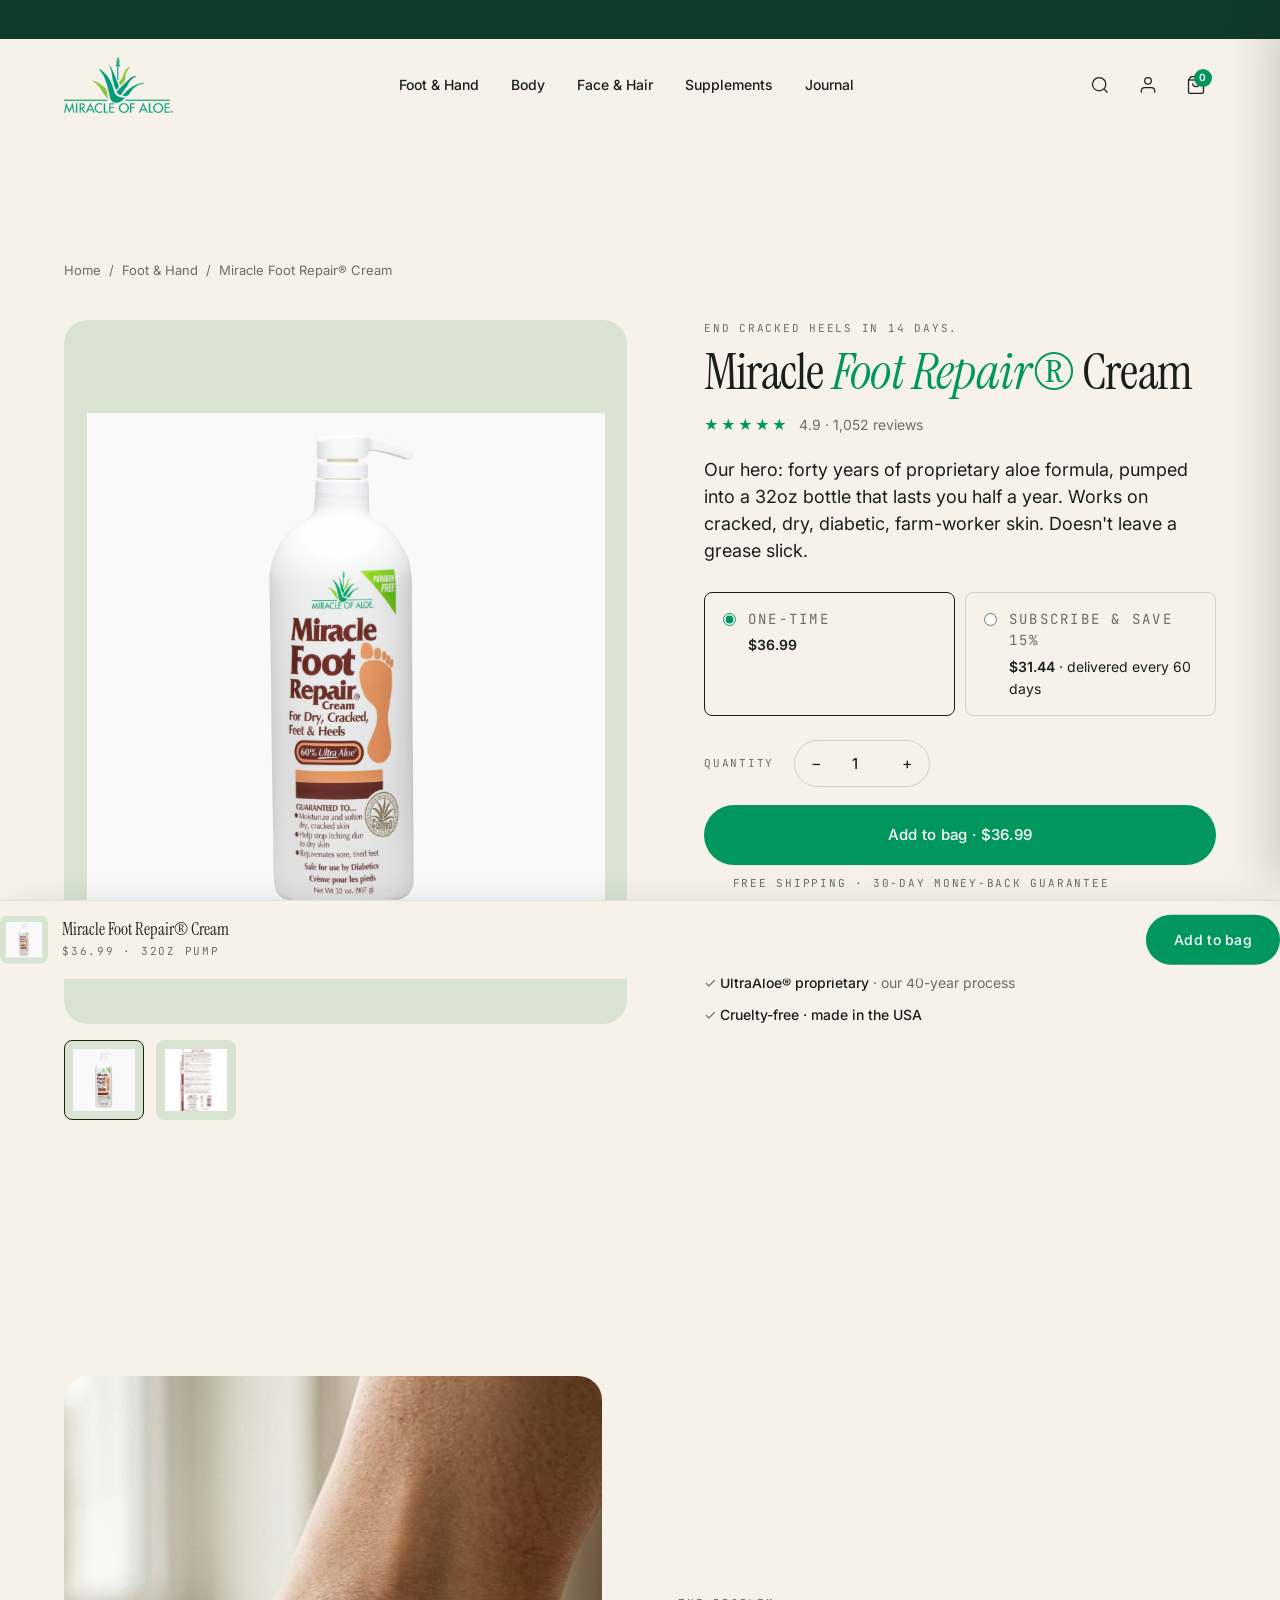
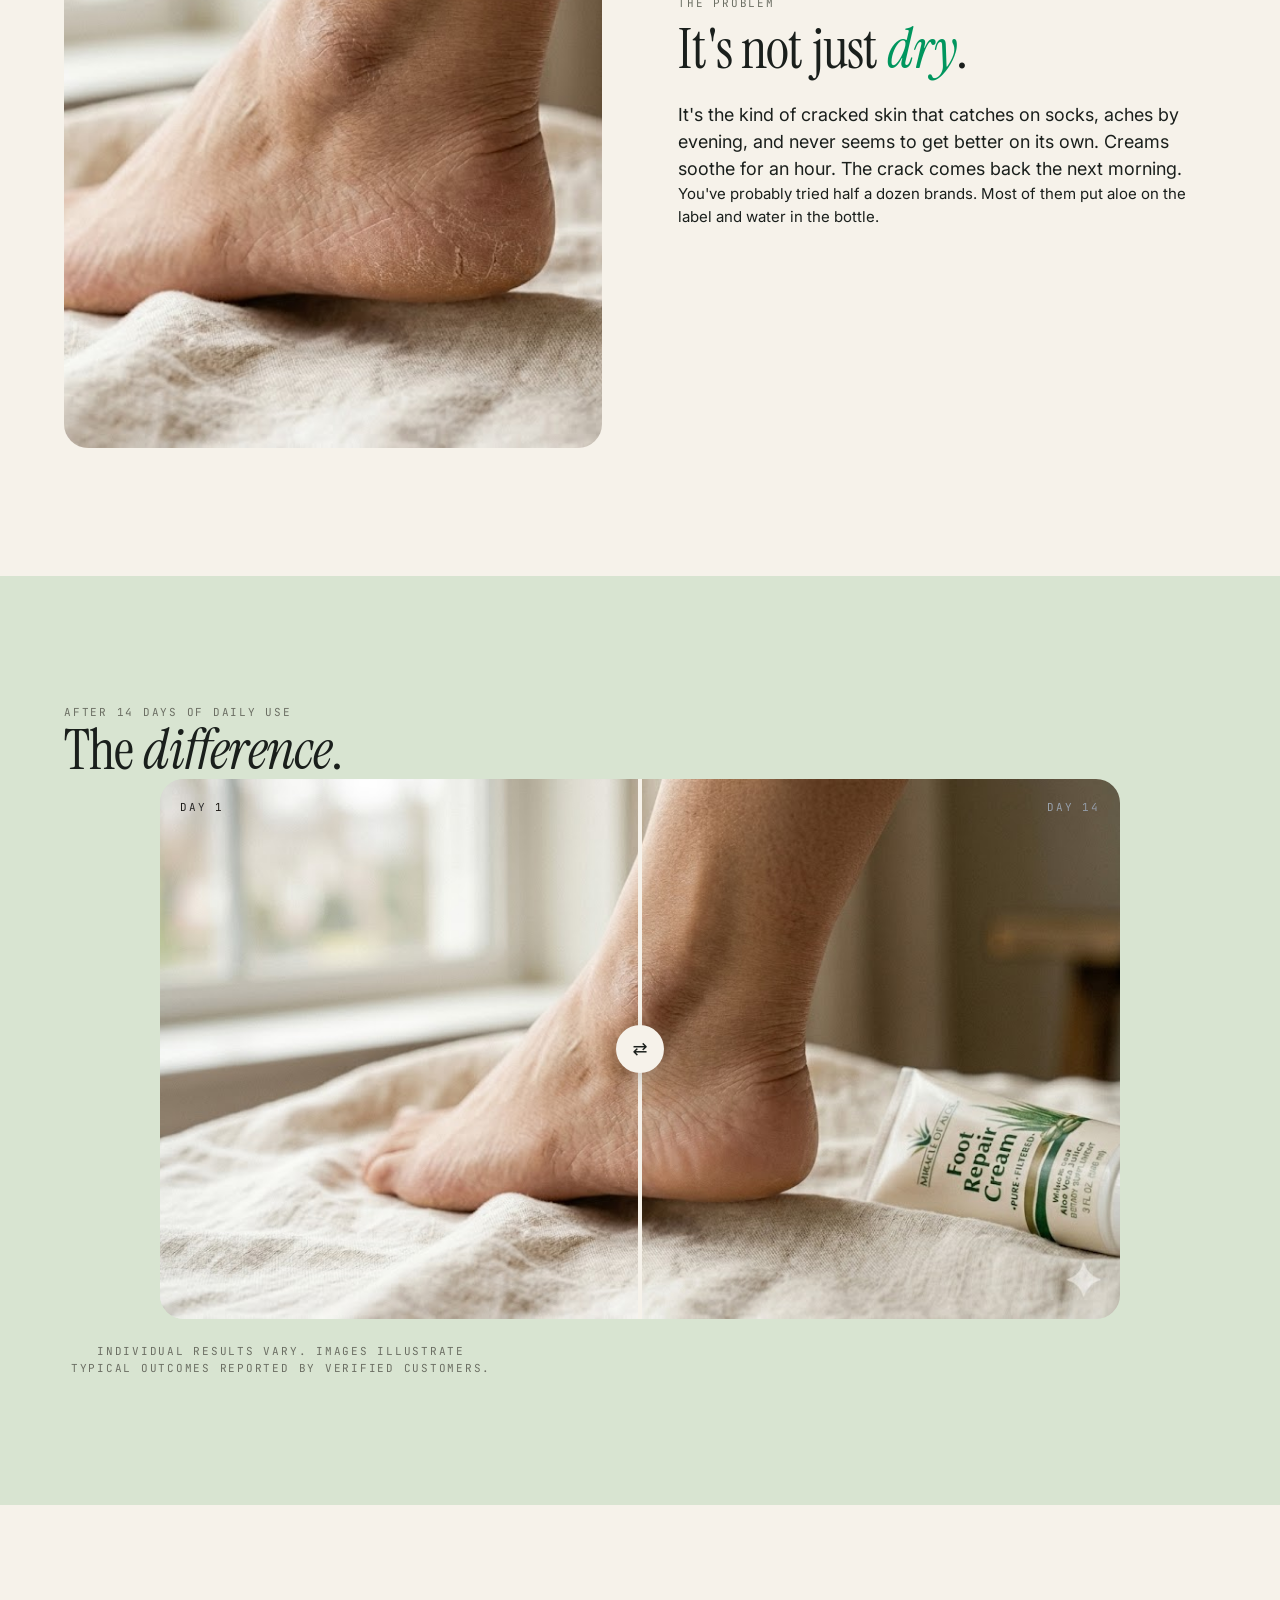
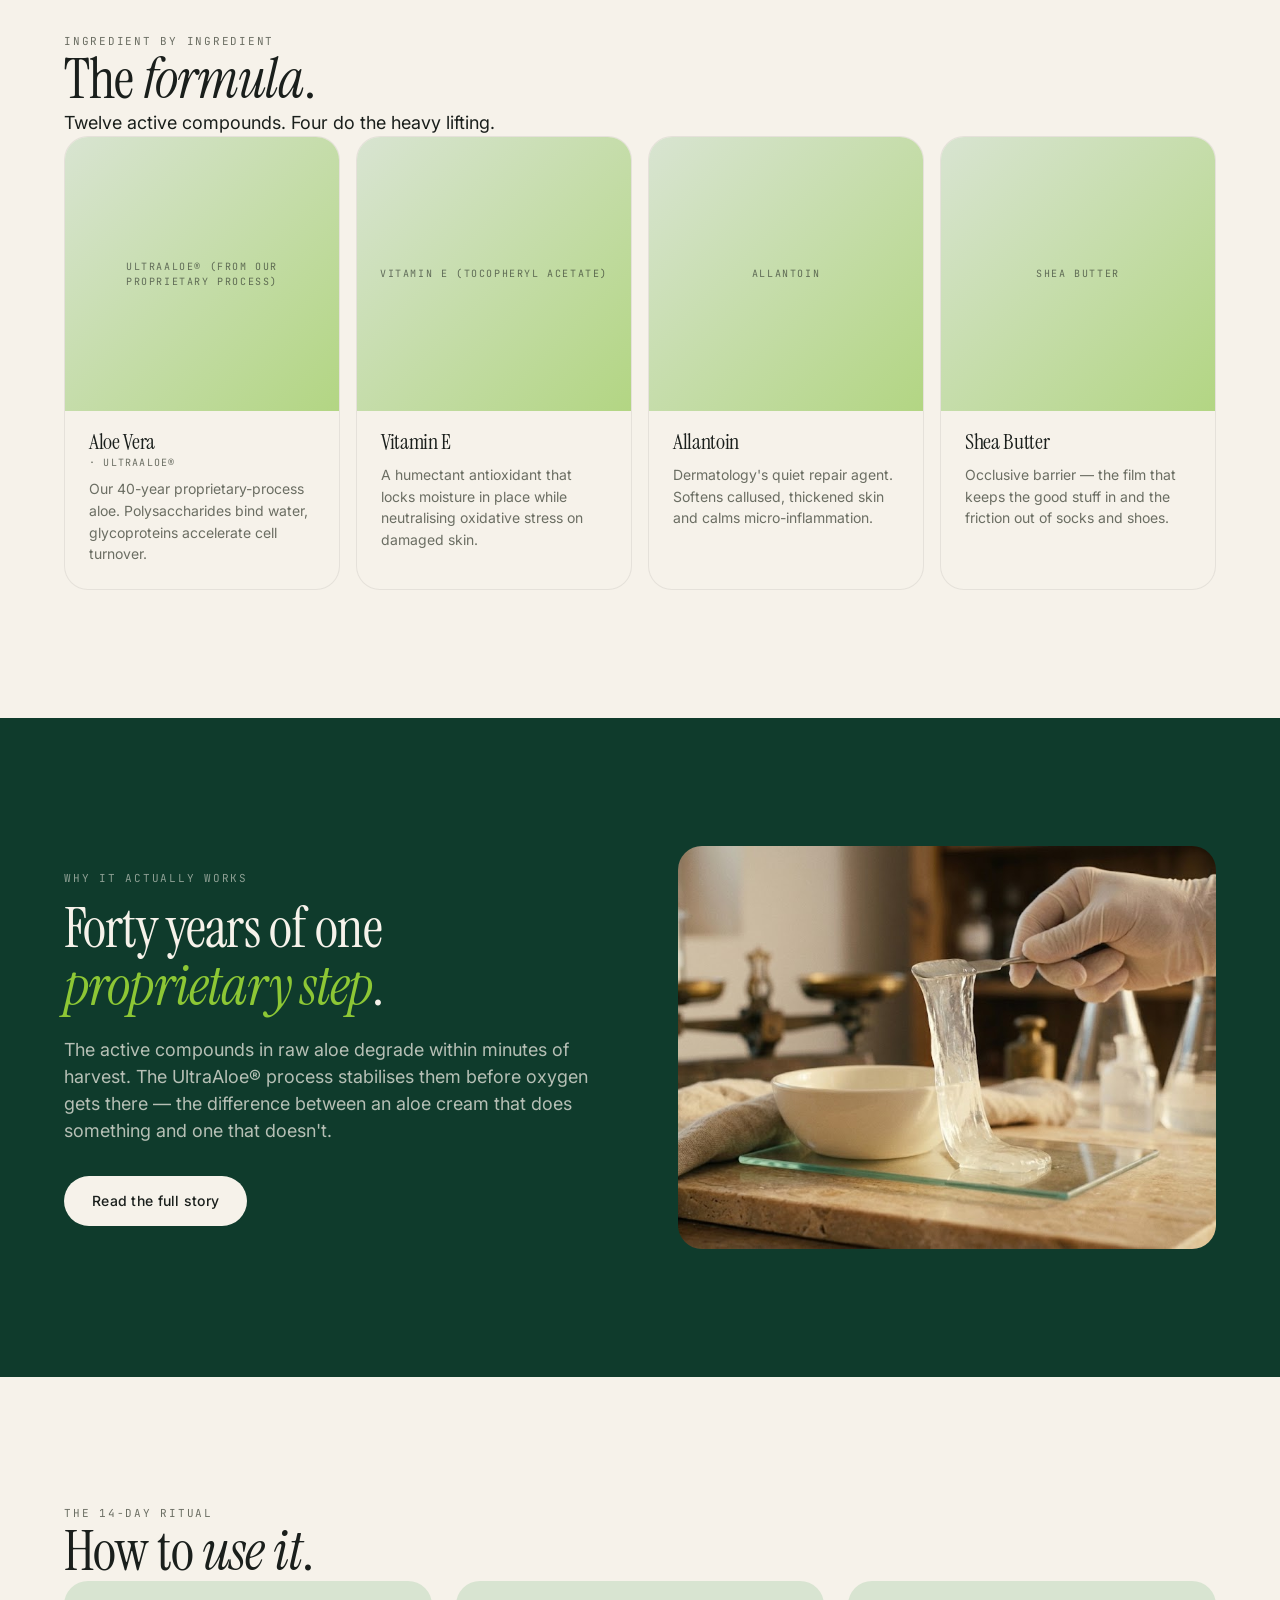
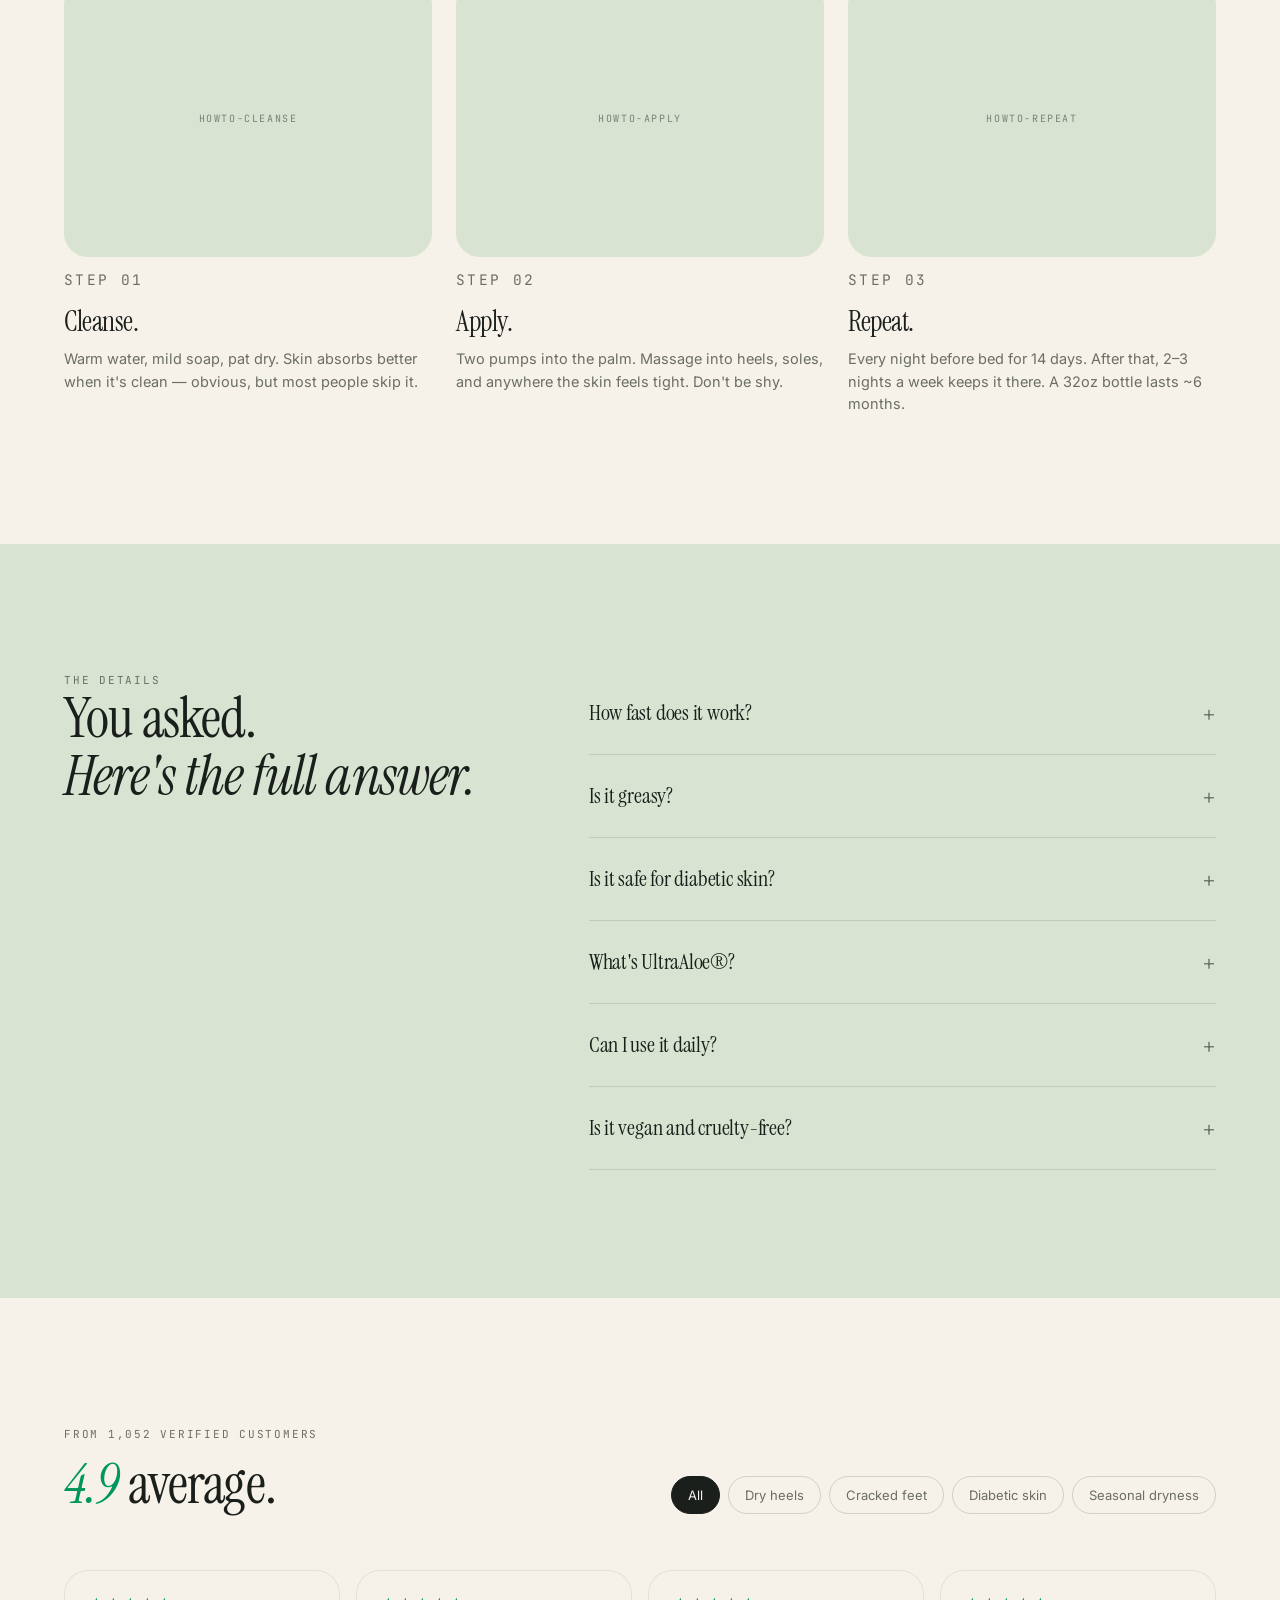
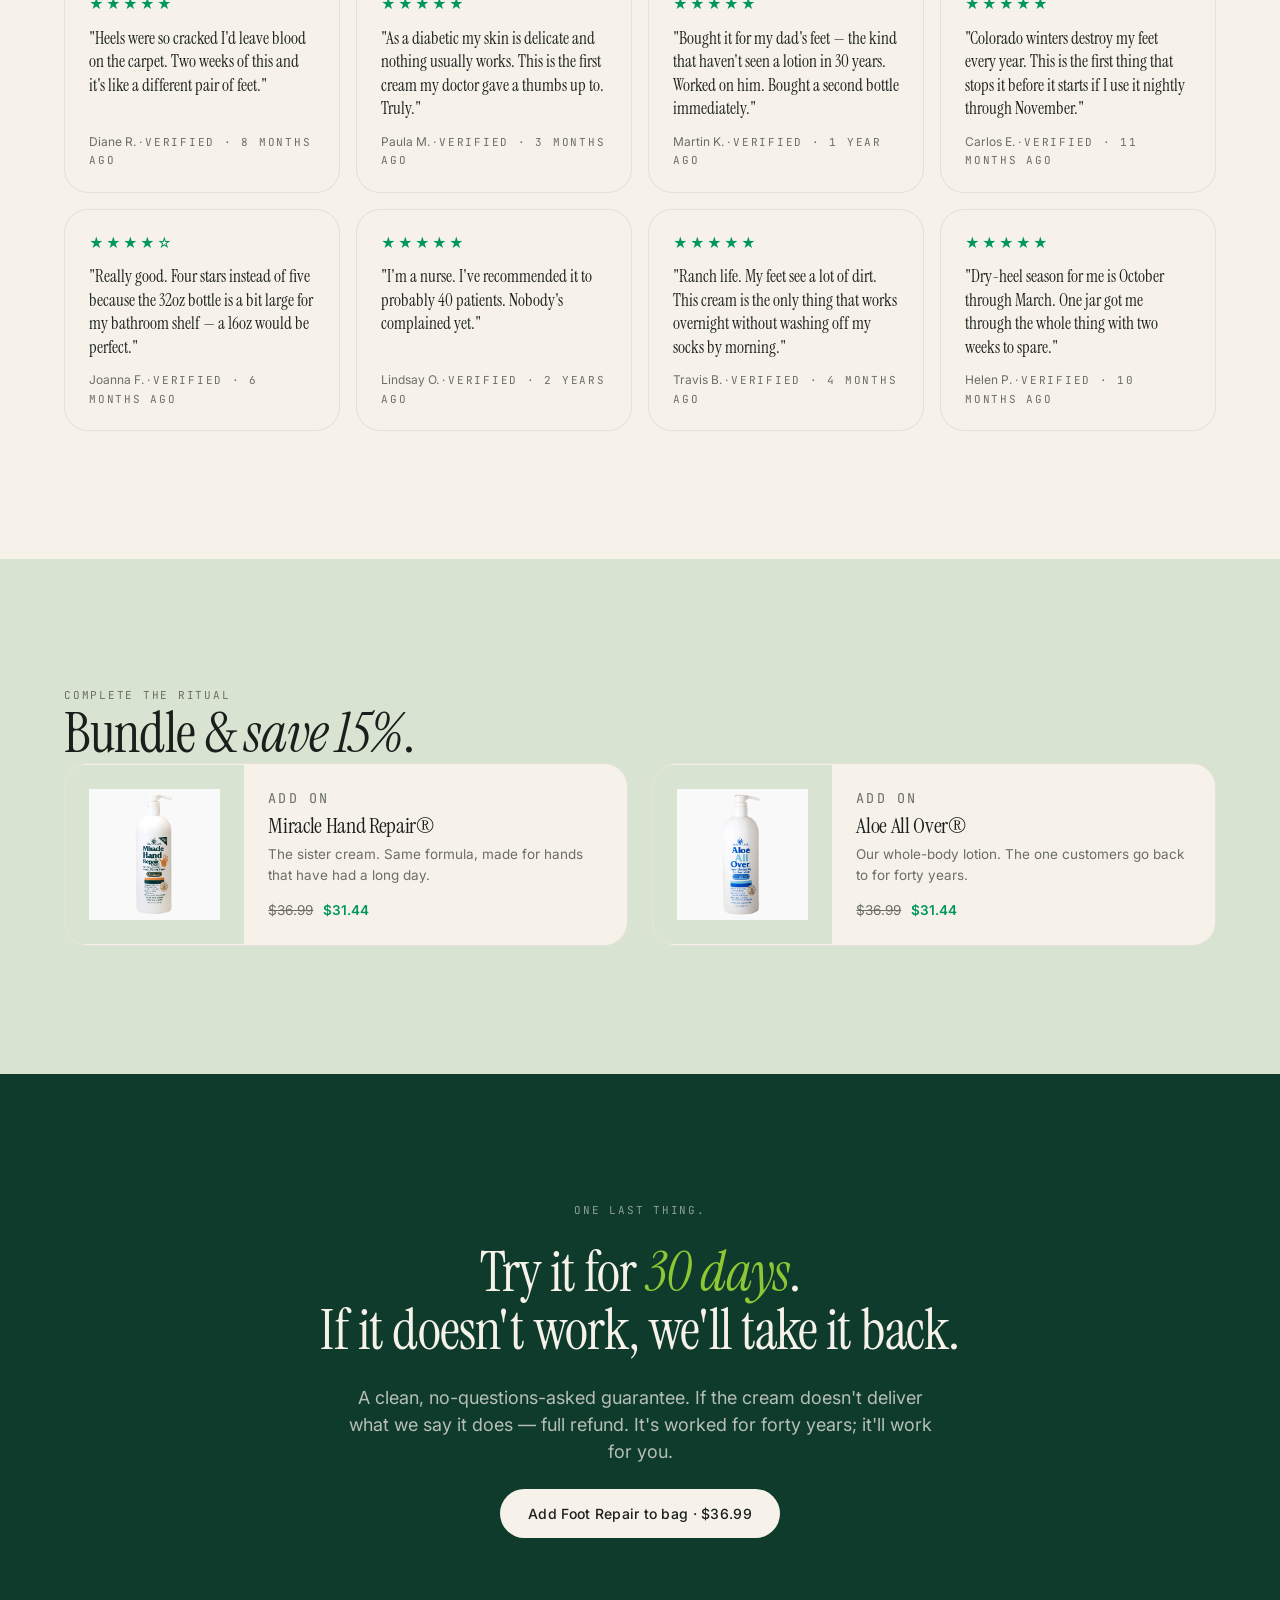
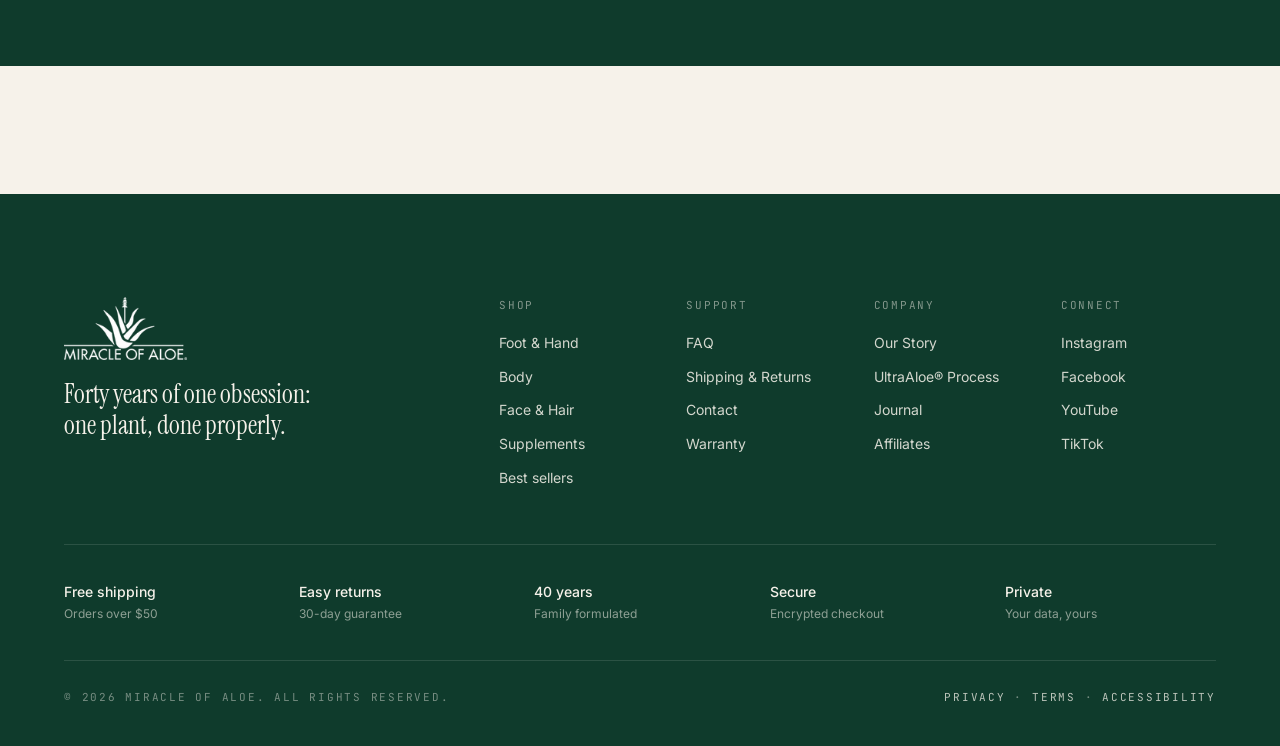
<file: products/miracle-foot-repair-cream.html>
<!doctype html>
<html lang="en">
<head>
  <meta charset="utf-8">
  <meta name="viewport" content="width=device-width, initial-scale=1">
  <title>Miracle Foot Repair® Cream · Miracle of Aloe</title>
  <link rel="icon" href="../assets/brand/favicon.png">
  <link rel="preconnect" href="https://fonts.googleapis.com">
  <link rel="preconnect" href="https://fonts.gstatic.com" crossorigin>
  <link rel="stylesheet" href="https://fonts.googleapis.com/css2?family=Inter:wght@300;400;500;600;700&family=Instrument+Serif:ital@0;1&family=JetBrains+Mono:wght@400;500&display=swap">
  <link rel="stylesheet" href="../css/tokens.css">
  <link rel="stylesheet" href="../css/base.css">
  <link rel="stylesheet" href="../css/components.css">
  <link rel="stylesheet" href="../css/product.css">
</head>
<body>
<div class="announcement" aria-label="Store announcements">
  <div class="announcement__marquee">
    <div class="announcement__track" aria-hidden="true">
      <span>Free shipping on orders over $50</span><span>·</span>
      <span>4.9★ from 1,052 reviews</span><span>·</span>
      <span>Trusted for 40 years</span><span>·</span>
      <span>Subscribe & save 15%</span><span>·</span>
      <span>Free shipping on orders over $50</span><span>·</span>
      <span>4.9★ from 1,052 reviews</span><span>·</span>
      <span>Trusted for 40 years</span><span>·</span>
      <span>Subscribe & save 15%</span><span>·</span>
    </div>
  </div>
</div>

<header class="nav" id="nav">
  <div class="nav__inner container">
    <a class="nav__logo" href="../" aria-label="Miracle of Aloe home">
      <img src="../assets/brand/logo.png" alt="Miracle of Aloe" width="280" height="56">
    </a>
    <nav class="nav__links" aria-label="Primary">
      <a href="../#pillars">Foot & Hand</a>
      <a href="../#pillars">Body</a>
      <a href="../#pillars">Face & Hair</a>
      <a href="../#pillars">Supplements</a>
      <a href="../#journal">Journal</a>
    </nav>
    <div class="nav__actions">
      <button class="nav__icon" aria-label="Search"><svg width="20" height="20" viewBox="0 0 24 24" fill="none" stroke="currentColor" stroke-width="1.5"><circle cx="11" cy="11" r="8"/><path d="m21 21-4.35-4.35"/></svg></button>
      <button class="nav__icon" aria-label="Account"><svg width="20" height="20" viewBox="0 0 24 24" fill="none" stroke="currentColor" stroke-width="1.5"><path d="M20 21v-2a4 4 0 0 0-4-4H8a4 4 0 0 0-4 4v2"/><circle cx="12" cy="7" r="4"/></svg></button>
      <button class="nav__icon nav__cart" id="cartBtn" aria-label="Cart, 0 items">
        <svg width="20" height="20" viewBox="0 0 24 24" fill="none" stroke="currentColor" stroke-width="1.5"><path d="M6 2 3 6v14a2 2 0 0 0 2 2h14a2 2 0 0 0 2-2V6l-3-4Z"/><path d="M3 6h18"/><path d="M16 10a4 4 0 0 1-8 0"/></svg>
        <span class="nav__cart-count">0</span>
      </button>
    </div>
  </div>
</header>

<main id="main">

<section class="pdp-hero section">
  <div class="container">
    <nav class="breadcrumb" aria-label="Breadcrumb">
      <a href="../">Home</a>
      <span aria-hidden="true">/</span>
      <a href="../#pillars">Foot & Hand</a>
      <span aria-hidden="true">/</span>
      <span>Miracle Foot Repair® Cream</span>
    </nav>

    <div class="pdp-hero__grid">
      <div class="pdp-gallery">
        <div class="pdp-gallery__main">
          <img src="../assets/products/foot-repair-front.png" alt="Miracle Foot Repair Cream 32oz with pump dispenser" id="galleryMain" width="800" height="1000">
        </div>
        <div class="pdp-gallery__thumbs" role="tablist">
          <button class="pdp-gallery__thumb is-active" data-src="../assets/products/foot-repair-front.png" aria-label="Front of product">
            <img src="../assets/products/foot-repair-front.png" alt="">
          </button>
          <button class="pdp-gallery__thumb" data-src="../assets/products/foot-repair-back.jpg" aria-label="Back of product">
            <img src="../assets/products/foot-repair-back.jpg" alt="">
          </button>
        </div>
      </div>

      <div class="pdp-buybox">
        <p class="mono">End cracked heels in 14 days.</p>
        <h1>Miracle <em>Foot Repair®</em> Cream</h1>
        <div class="pdp-buybox__rating">
          <span class="stars" aria-hidden="true">★★★★★</span>
          <span>4.9 · 1,052 reviews</span>
        </div>
        <p class="lede">Our hero: forty years of proprietary aloe formula, pumped into a 32oz bottle that lasts you half a year. Works on cracked, dry, diabetic, farm-worker skin. Doesn't leave a grease slick.</p>

        <div class="pdp-buybox__plan" role="radiogroup" aria-label="Purchase plan">
          <label class="pdp-buybox__plan-opt">
            <input type="radio" name="plan" value="onetime" checked>
            <div>
              <p class="mono">One-time</p>
              <p><strong>$36.99</strong></p>
            </div>
          </label>
          <label class="pdp-buybox__plan-opt">
            <input type="radio" name="plan" value="sub">
            <div>
              <p class="mono">Subscribe & save 15%</p>
              <p><strong>$31.44</strong> · delivered every 60 days</p>
            </div>
          </label>
        </div>

        <div class="pdp-buybox__qty">
          <label class="mono" for="qtyInput">Quantity</label>
          <div class="qty-stepper">
            <button type="button" data-qty="-" aria-label="Decrease quantity">−</button>
            <input id="qtyInput" type="number" min="1" value="1" aria-label="Quantity">
            <button type="button" data-qty="+" aria-label="Increase quantity">+</button>
          </div>
        </div>

        <button class="btn btn--primary pdp-buybox__atc" id="addToBag">Add to bag · $36.99</button>
        <p class="pdp-buybox__note mono">Free shipping · 30-day money-back guarantee</p>

        <ul class="pdp-buybox__bullets">
          <li>✓ <strong>Dermatologist-reviewed</strong> · safe for diabetic skin</li>
          <li>✓ <strong>UltraAloe® proprietary</strong> · our 40-year process</li>
          <li>✓ <strong>Cruelty-free · made in the USA</strong></li>
        </ul>
      </div>
    </div>
  </div>
</section>

<!-- Sticky mini-ATC (appears on scroll past hero) -->
<div class="pdp-sticky" id="pdpSticky" aria-hidden="true">
  <div class="container pdp-sticky__inner">
    <div class="pdp-sticky__info">
      <img src="../assets/products/foot-repair-front.png" alt="" width="48" height="48">
      <div>
        <p class="pdp-sticky__name">Miracle Foot Repair® Cream</p>
        <p class="pdp-sticky__price mono">$36.99 · 32oz pump</p>
      </div>
    </div>
    <button class="btn btn--primary" id="stickyAtc">Add to bag</button>
  </div>
</div>

<!-- Module 2: The problem -->
<section class="pdp-problem section">
  <div class="container pdp-problem__grid">
    <div class="pdp-problem__media" role="img" aria-label="Dry cracked heel on day one"></div>
    <div class="pdp-problem__copy">
      <p class="mono">The problem</p>
      <h2>It's not just <em>dry</em>.</h2>
      <p class="lede">It's the kind of cracked skin that catches on socks, aches by evening, and never seems to get better on its own. Creams soothe for an hour. The crack comes back the next morning.</p>
      <p>You've probably tried half a dozen brands. Most of them put aloe on the label and water in the bottle.</p>
    </div>
  </div>
</section>

<!-- Module 3: Before / After -->
<section class="pdp-ba section section--mist">
  <div class="container">
    <header class="section-header">
      <p class="mono">After 14 days of daily use</p>
      <h2>The <em>difference</em>.</h2>
    </header>
    <div class="ba-slider" id="baSlider">
      <img src="../assets/stills/after-heel.jpg" alt="Healed heel on day 14" class="ba-slider__after">
      <img src="../assets/stills/before-heel.jpg" alt="Dry cracked heel on day 1" class="ba-slider__before">
      <div class="ba-slider__handle" id="baHandle" aria-hidden="true">
        <span></span>
      </div>
      <p class="ba-slider__label ba-slider__label--before mono">Day 1</p>
      <p class="ba-slider__label ba-slider__label--after mono">Day 14</p>
      <input type="range" min="0" max="100" value="50" class="ba-slider__input" id="baRange" aria-label="Before/after slider">
    </div>
    <p class="pdp-ba__caveat mono">Individual results vary. Images illustrate typical outcomes reported by verified customers.</p>
  </div>
</section>

<!-- Module 4: The formula -->
<section class="pdp-formula section">
  <div class="container">
    <header class="section-header">
      <p class="mono">Ingredient by ingredient</p>
      <h2>The <em>formula</em>.</h2>
      <p class="lede">Twelve active compounds. Four do the heavy lifting.</p>
    </header>
    <div class="pdp-formula__grid">
      <article class="ingredient-card">
        <div class="ingredient-card__img" aria-hidden="true"><span class="mono">UltraAloe® (from our proprietary process)</span></div>
        <h3>Aloe Vera <small>· UltraAloe®</small></h3>
        <p>Our 40-year proprietary-process aloe. Polysaccharides bind water, glycoproteins accelerate cell turnover.</p>
      </article>
      <article class="ingredient-card">
        <div class="ingredient-card__img" aria-hidden="true"><span class="mono">Vitamin E (tocopheryl acetate)</span></div>
        <h3>Vitamin E</h3>
        <p>A humectant antioxidant that locks moisture in place while neutralising oxidative stress on damaged skin.</p>
      </article>
      <article class="ingredient-card">
        <div class="ingredient-card__img" aria-hidden="true"><span class="mono">Allantoin</span></div>
        <h3>Allantoin</h3>
        <p>Dermatology's quiet repair agent. Softens callused, thickened skin and calms micro-inflammation.</p>
      </article>
      <article class="ingredient-card">
        <div class="ingredient-card__img" aria-hidden="true"><span class="mono">Shea butter</span></div>
        <h3>Shea Butter</h3>
        <p>Occlusive barrier — the film that keeps the good stuff in and the friction out of socks and shoes.</p>
      </article>
    </div>
  </div>
</section>

<!-- Module 5: Why UltraAloe works -->
<section class="pdp-ultraaloe section--forest section">
  <div class="container">
    <div class="pdp-ultraaloe__grid">
      <div>
        <p class="mono">Why it actually works</p>
        <h2>Forty years of one <em>proprietary step</em>.</h2>
        <p class="lede">The active compounds in raw aloe degrade within minutes of harvest. The UltraAloe® process stabilises them before oxygen gets there — the difference between an aloe cream that does something and one that doesn't.</p>
        <a class="btn btn--pale" href="../#ultraaloe">Read the full story</a>
      </div>
      <div class="pdp-ultraaloe__still" role="img" aria-label="Inner fillet gel being separated in a warm-lit workspace"></div>
    </div>
  </div>
</section>

<!-- Module 6: How to use -->
<section class="pdp-howto section">
  <div class="container">
    <header class="section-header">
      <p class="mono">The 14-day ritual</p>
      <h2>How to <em>use it</em>.</h2>
    </header>
    <ol class="pdp-howto__steps">
      <li>
        <div class="pdp-howto__img" aria-hidden="true"><span class="mono">howto-cleanse</span></div>
        <p class="mono">Step 01</p>
        <h3>Cleanse.</h3>
        <p>Warm water, mild soap, pat dry. Skin absorbs better when it's clean — obvious, but most people skip it.</p>
      </li>
      <li>
        <div class="pdp-howto__img" aria-hidden="true"><span class="mono">howto-apply</span></div>
        <p class="mono">Step 02</p>
        <h3>Apply.</h3>
        <p>Two pumps into the palm. Massage into heels, soles, and anywhere the skin feels tight. Don't be shy.</p>
      </li>
      <li>
        <div class="pdp-howto__img" aria-hidden="true"><span class="mono">howto-repeat</span></div>
        <p class="mono">Step 03</p>
        <h3>Repeat.</h3>
        <p>Every night before bed for 14 days. After that, 2–3 nights a week keeps it there. A 32oz bottle lasts ~6 months.</p>
      </li>
    </ol>
  </div>
</section>

<!-- Module 7: FAQ -->
<section class="pdp-faq section section--mist">
  <div class="container">
    <div class="pdp-faq__grid">
      <header>
        <p class="mono">The details</p>
        <h2>You asked.<br><em>Here's the full answer.</em></h2>
      </header>
      <div class="faq">
        <details class="faq__item">
          <summary>How fast does it work?</summary>
          <p>Most customers report visible softening inside 7 days, and real transformation by day 14 with nightly use. Some of the deepest cracks take longer — three weeks is not unusual for heels that have been cracked for years.</p>
        </details>
        <details class="faq__item">
          <summary>Is it greasy?</summary>
          <p>No. It's rich — that's the shea butter — but it absorbs within two minutes. You can put socks on right after. The grease that never quite absorbs in other foot creams is usually mineral oil. We don't use any.</p>
        </details>
        <details class="faq__item">
          <summary>Is it safe for diabetic skin?</summary>
          <p>Yes — it's dermatologist-reviewed and formulated for sensitive, fragile skin. No fragrance, no colourants, no stinging ingredients. Thousands of our long-time customers are diabetic.</p>
        </details>
        <details class="faq__item">
          <summary>What's UltraAloe®?</summary>
          <p>It's our 40-year proprietary process for stabilising the active compounds in aloe vera before they oxidise. Raw aloe loses most of its efficacy within hours of being cut. UltraAloe® keeps it intact.</p>
        </details>
        <details class="faq__item">
          <summary>Can I use it daily?</summary>
          <p>Nightly for the first 14 days, then 2–3 nights per week for maintenance. Daily is fine if your skin is very dry — it won't over-moisturise.</p>
        </details>
        <details class="faq__item">
          <summary>Is it vegan and cruelty-free?</summary>
          <p>Cruelty-free, yes. Vegan — this formula contains no animal-derived ingredients, so yes.</p>
        </details>
      </div>
    </div>
  </div>
</section>

<!-- Module 8: Review wall -->
<section class="pdp-reviews section" aria-labelledby="pdp-reviews-heading">
  <div class="container">
    <header class="pdp-reviews__header">
      <div>
        <p class="mono">From 1,052 verified customers</p>
        <h2 id="pdp-reviews-heading"><em>4.9</em> average.</h2>
      </div>
      <div class="pdp-reviews__tags" role="tablist" aria-label="Filter reviews by concern">
        <button class="tag is-active" data-tag="all">All</button>
        <button class="tag" data-tag="dry">Dry heels</button>
        <button class="tag" data-tag="cracked">Cracked feet</button>
        <button class="tag" data-tag="diabetic">Diabetic skin</button>
        <button class="tag" data-tag="seasonal">Seasonal dryness</button>
      </div>
    </header>

    <div class="pdp-reviews__grid" id="reviewGrid">
      <article class="pdp-review" data-tags="dry cracked">
        <div class="pdp-review__stars" aria-hidden="true">★★★★★</div>
        <blockquote>"Heels were so cracked I'd leave blood on the carpet. Two weeks of this and it's like a different pair of feet."</blockquote>
        <cite>Diane R. · <span class="mono">Verified · 8 months ago</span></cite>
      </article>
      <article class="pdp-review" data-tags="diabetic">
        <div class="pdp-review__stars" aria-hidden="true">★★★★★</div>
        <blockquote>"As a diabetic my skin is delicate and nothing usually works. This is the first cream my doctor gave a thumbs up to. Truly."</blockquote>
        <cite>Paula M. · <span class="mono">Verified · 3 months ago</span></cite>
      </article>
      <article class="pdp-review" data-tags="cracked">
        <div class="pdp-review__stars" aria-hidden="true">★★★★★</div>
        <blockquote>"Bought it for my dad's feet — the kind that haven't seen a lotion in 30 years. Worked on him. Bought a second bottle immediately."</blockquote>
        <cite>Martin K. · <span class="mono">Verified · 1 year ago</span></cite>
      </article>
      <article class="pdp-review" data-tags="seasonal dry">
        <div class="pdp-review__stars" aria-hidden="true">★★★★★</div>
        <blockquote>"Colorado winters destroy my feet every year. This is the first thing that stops it before it starts if I use it nightly through November."</blockquote>
        <cite>Carlos E. · <span class="mono">Verified · 11 months ago</span></cite>
      </article>
      <article class="pdp-review" data-tags="dry">
        <div class="pdp-review__stars" aria-hidden="true">★★★★☆</div>
        <blockquote>"Really good. Four stars instead of five because the 32oz bottle is a bit large for my bathroom shelf — a 16oz would be perfect."</blockquote>
        <cite>Joanna F. · <span class="mono">Verified · 6 months ago</span></cite>
      </article>
      <article class="pdp-review" data-tags="diabetic seasonal">
        <div class="pdp-review__stars" aria-hidden="true">★★★★★</div>
        <blockquote>"I'm a nurse. I've recommended it to probably 40 patients. Nobody's complained yet."</blockquote>
        <cite>Lindsay O. · <span class="mono">Verified · 2 years ago</span></cite>
      </article>
      <article class="pdp-review" data-tags="cracked">
        <div class="pdp-review__stars" aria-hidden="true">★★★★★</div>
        <blockquote>"Ranch life. My feet see a lot of dirt. This cream is the only thing that works overnight without washing off my socks by morning."</blockquote>
        <cite>Travis B. · <span class="mono">Verified · 4 months ago</span></cite>
      </article>
      <article class="pdp-review" data-tags="seasonal">
        <div class="pdp-review__stars" aria-hidden="true">★★★★★</div>
        <blockquote>"Dry-heel season for me is October through March. One jar got me through the whole thing with two weeks to spare."</blockquote>
        <cite>Helen P. · <span class="mono">Verified · 10 months ago</span></cite>
      </article>
    </div>
  </div>
</section>

<!-- Module 9: Cross-sell -->
<section class="pdp-bundle section section--mist" aria-labelledby="pdp-bundle-heading">
  <div class="container">
    <header class="section-header">
      <p class="mono">Complete the ritual</p>
      <h2 id="pdp-bundle-heading">Bundle &amp; <em>save 15%</em>.</h2>
    </header>
    <div class="pdp-bundle__grid">
      <a class="bundle-card" href="#">
        <div class="bundle-card__img"><img src="../assets/products/hand-repair.png" alt="Miracle Hand Repair 32oz" loading="lazy" width="600" height="600"></div>
        <div class="bundle-card__body">
          <p class="mono">Add on</p>
          <h3>Miracle Hand Repair®</h3>
          <p>The sister cream. Same formula, made for hands that have had a long day.</p>
          <p class="bundle-card__price"><s>$36.99</s> <strong>$31.44</strong></p>
        </div>
      </a>
      <a class="bundle-card" href="#">
        <div class="bundle-card__img"><img src="../assets/products/aloe-all-over.png" alt="Aloe All Over Lotion 32oz" loading="lazy" width="600" height="600"></div>
        <div class="bundle-card__body">
          <p class="mono">Add on</p>
          <h3>Aloe All Over®</h3>
          <p>Our whole-body lotion. The one customers go back to for forty years.</p>
          <p class="bundle-card__price"><s>$36.99</s> <strong>$31.44</strong></p>
        </div>
      </a>
    </div>
  </div>
</section>

<!-- Module 10: Final CTA + guarantee -->
<section class="pdp-final section--forest section" aria-label="Final call to action">
  <div class="container pdp-final__inner">
    <p class="mono">One last thing.</p>
    <h2>Try it for <em>30 days</em>.<br>If it doesn't work, we'll take it back.</h2>
    <p class="lede">A clean, no-questions-asked guarantee. If the cream doesn't deliver what we say it does — full refund. It's worked for forty years; it'll work for you.</p>
    <a class="btn btn--pale" href="#hero" onclick="document.getElementById('addToBag')?.click(); return false;">Add Foot Repair to bag · $36.99</a>
  </div>
</section>

</main>

<footer class="footer">
  <div class="container">
    <div class="footer__top">
      <div class="footer__brand">
        <img src="../assets/brand/logo.png" alt="Miracle of Aloe" width="315" height="63">
        <p class="footer__tagline">Forty years of one obsession: one plant, done properly.</p>
      </div>
      <div class="footer__grid">
        <div class="footer__col">
          <p class="mono">Shop</p>
          <a href="../#pillars">Foot & Hand</a>
          <a href="../#pillars">Body</a>
          <a href="../#pillars">Face & Hair</a>
          <a href="../#pillars">Supplements</a>
          <a href="../#bestsellers">Best sellers</a>
        </div>
        <div class="footer__col">
          <p class="mono">Support</p>
          <a href="#">FAQ</a>
          <a href="#">Shipping & Returns</a>
          <a href="#">Contact</a>
          <a href="#">Warranty</a>
        </div>
        <div class="footer__col">
          <p class="mono">Company</p>
          <a href="#">Our Story</a>
          <a href="../#ultraaloe">UltraAloe® Process</a>
          <a href="#">Journal</a>
          <a href="#">Affiliates</a>
        </div>
        <div class="footer__col">
          <p class="mono">Connect</p>
          <a href="https://instagram.com/miracleofaloe" target="_blank" rel="noopener">Instagram</a>
          <a href="https://facebook.com/miracleofaloe" target="_blank" rel="noopener">Facebook</a>
          <a href="https://youtube.com/miracleofaloe" target="_blank" rel="noopener">YouTube</a>
          <a href="https://tiktok.com/@miracleofaloe" target="_blank" rel="noopener">TikTok</a>
        </div>
      </div>
    </div>
    <div class="footer__trust">
      <div class="footer__trust-item"><strong>Free shipping</strong><span>Orders over $50</span></div>
      <div class="footer__trust-item"><strong>Easy returns</strong><span>30-day guarantee</span></div>
      <div class="footer__trust-item"><strong>40 years</strong><span>Family formulated</span></div>
      <div class="footer__trust-item"><strong>Secure</strong><span>Encrypted checkout</span></div>
      <div class="footer__trust-item"><strong>Private</strong><span>Your data, yours</span></div>
    </div>
    <div class="footer__bottom">
      <p class="mono">© 2026 Miracle of Aloe. All rights reserved.</p>
      <p class="mono"><a href="#">Privacy</a> · <a href="#">Terms</a> · <a href="#">Accessibility</a></p>
    </div>
  </div>
</footer>

<!-- Cart drawer -->
<aside class="drawer" id="cartDrawer" aria-hidden="true" aria-labelledby="cartDrawerTitle">
  <div class="drawer__backdrop" data-drawer-close></div>
  <div class="drawer__panel" role="dialog" aria-modal="true">
    <header class="drawer__header">
      <h3 id="cartDrawerTitle" class="drawer__title">Your bag</h3>
      <button class="drawer__close" data-drawer-close aria-label="Close cart">
        <svg width="18" height="18" viewBox="0 0 24 24" fill="none" stroke="currentColor" stroke-width="1.5"><path d="M18 6 6 18M6 6l12 12"/></svg>
      </button>
    </header>
    <div class="drawer__body">
      <p class="drawer__empty">Your bag is empty.<br><small>Add something beautiful.</small></p>
    </div>
    <footer class="drawer__footer">
      <div class="drawer__progress">
        <div class="drawer__progress-bar" style="width: 0%"></div>
      </div>
      <p class="mono drawer__progress-label">Add $50 for free shipping</p>
      <button class="btn btn--primary drawer__cta" disabled>Checkout · $0.00</button>
    </footer>
  </div>
</aside>

<!-- Email popup -->
<div class="popup" id="emailPopup" aria-hidden="true">
  <div class="popup__backdrop" data-popup-close></div>
  <div class="popup__panel" role="dialog" aria-modal="true" aria-labelledby="emailPopupTitle">
    <button class="popup__close" data-popup-close aria-label="Close">
      <svg width="18" height="18" viewBox="0 0 24 24" fill="none" stroke="currentColor" stroke-width="1.5"><path d="M18 6 6 18M6 6l12 12"/></svg>
    </button>
    <p class="mono">Join the family</p>
    <h3 id="emailPopupTitle">Get 25% off<br>your first order.</h3>
    <p>Be first to hear about new drops, expert advice, and limited-edition sets.</p>
    <form class="popup__form" data-popup-submit>
      <input type="email" required placeholder="Your email" aria-label="Email address">
      <button type="submit" class="btn btn--primary">Send me 25%</button>
    </form>
    <p class="popup__disclaimer">By subscribing you agree to our privacy policy. Unsubscribe any time.</p>
  </div>
</div>

<script src="../js/main.js" defer></script>
<script src="../js/product.js" defer></script>
</body>
</html>
</file>
<file: css/tokens.css>
:root {
  /* Palette */
  --color-paper: #F6F2EA;
  --color-ink: #1A1F1C;
  --color-forest: #0F3B2C;
  --color-aloe: #8DC735;
  --color-jungle: #00965E;
  --color-mist: #D8E4D1;
  --color-muted: #6B6E63;
  --color-ink-soft: rgba(26, 31, 28, 0.72);

  /* Type */
  --font-serif: 'Instrument Serif', 'Times New Roman', Georgia, serif;
  --font-sans: 'Inter', -apple-system, BlinkMacSystemFont, system-ui, sans-serif;
  --font-mono: 'JetBrains Mono', ui-monospace, SFMono-Regular, Menlo, monospace;

  /* Scale */
  --size-body: clamp(15px, 1.05vw, 17px);
  --size-lede: clamp(18px, 1.4vw, 22px);
  --size-h3: clamp(22px, 2.2vw, 30px);
  --size-h2: clamp(36px, 4.4vw, 64px);
  --size-h1: clamp(48px, 6.8vw, 104px);
  --size-micro: 11px;

  /* Spacing */
  --gutter: clamp(24px, 5vw, 80px);
  --max-width: 1280px;
  --section-pad-y: clamp(80px, 10vw, 160px);

  /* Radius */
  --radius-card: 24px;
  --radius-pill: 999px;
  --radius-sm: 8px;

  /* Motion */
  --ease-out: cubic-bezier(0.2, 0.8, 0.2, 1);
  --ease-in-out: cubic-bezier(0.7, 0, 0.3, 1);
  --dur-fast: 180ms;
  --dur-med: 420ms;
  --dur-slow: 900ms;
}

/* Film-grain overlay applied as a utility class.
   The `.grain` element itself must create a positioning context — this rule handles it. */
.grain { position: relative; }
.grain::after {
  content: "";
  position: absolute;
  inset: 0;
  pointer-events: none;
  opacity: 0.06;
  background-image: url("data:image/svg+xml;utf8,<svg xmlns='http://www.w3.org/2000/svg' width='200' height='200'><filter id='n'><feTurbulence type='fractalNoise' baseFrequency='0.9'/></filter><rect width='100%25' height='100%25' filter='url(%23n)'/></svg>");
  mix-blend-mode: multiply;
  z-index: 1;
}
</file>
<file: css/base.css>
*, *::before, *::after { box-sizing: border-box; margin: 0; padding: 0; }

html {
  scroll-behavior: smooth;
  -webkit-text-size-adjust: 100%;
  text-rendering: optimizeLegibility;
}

@media (prefers-reduced-motion: reduce) {
  html { scroll-behavior: auto; }
  *, *::before, *::after {
    animation-duration: 0.01ms !important;
    animation-iteration-count: 1 !important;
    transition-duration: 0.01ms !important;
    scroll-behavior: auto !important;
  }
}

body {
  font-family: var(--font-sans);
  font-size: var(--size-body);
  line-height: 1.55;
  color: var(--color-ink);
  background: var(--color-paper);
  -webkit-font-smoothing: antialiased;
  -moz-osx-font-smoothing: grayscale;
  overflow-x: hidden;
}

h1, h2, h3, h4 { font-family: var(--font-serif); font-weight: 400; line-height: 1.04; letter-spacing: -0.015em; color: var(--color-ink); }
h1 { font-size: var(--size-h1); }
h2 { font-size: var(--size-h2); }
h3 { font-size: var(--size-h3); }

p { max-width: 62ch; }
p.lede { font-size: var(--size-lede); line-height: 1.5; color: var(--color-ink); max-width: 48ch; }

a { color: inherit; text-decoration: none; transition: opacity var(--dur-fast) var(--ease-out); }
a:hover { opacity: 0.7; }

img, video { max-width: 100%; height: auto; display: block; }

button { font: inherit; cursor: pointer; border: 0; background: transparent; color: inherit; }

.mono {
  font-family: var(--font-mono);
  font-size: var(--size-micro);
  text-transform: uppercase;
  letter-spacing: 0.16em;
  color: var(--color-muted);
}

.container {
  max-width: var(--max-width);
  margin: 0 auto;
  padding: 0 var(--gutter);
}

.section {
  position: relative;
  padding: var(--section-pad-y) 0;
}

.section--forest {
  background: var(--color-forest);
  color: var(--color-paper);
}
.section--forest h1, .section--forest h2, .section--forest h3 { color: var(--color-paper); }
.section--forest .mono { color: rgba(246, 242, 234, 0.55); }
.section--forest p { color: rgba(246, 242, 234, 0.82); }
.section--forest p.lede { color: rgba(246, 242, 234, 0.72); }

.section--mist { background: var(--color-mist); }

/* Visually hidden utility for accessibility */
.sr-only {
  position: absolute; width: 1px; height: 1px; padding: 0;
  margin: -1px; overflow: hidden; clip: rect(0, 0, 0, 0);
  white-space: nowrap; border: 0;
}
</file>
<file: css/components.css>
/* --- Announcement marquee --- */
.announcement {
  background: var(--color-forest);
  color: var(--color-paper);
  overflow: hidden;
  font-size: 12px;
  letter-spacing: 0.08em;
  text-transform: uppercase;
}
.announcement__marquee { padding: 10px 0; }
.announcement__track {
  display: inline-flex;
  gap: 36px;
  white-space: nowrap;
  animation: marquee 36s linear infinite;
  padding-left: 100%;
}
.announcement__track span { flex-shrink: 0; }
@keyframes marquee {
  from { transform: translateX(0); }
  to   { transform: translateX(-50%); }
}
@media (prefers-reduced-motion: reduce) {
  .announcement__track { animation: none; padding-left: var(--gutter); }
}

/* --- Navbar --- */
.nav {
  position: sticky;
  top: 0;
  z-index: 40;
  background: var(--color-paper);
  border-bottom: 1px solid transparent;
  transform: translateY(0);
  transition:
    transform 420ms var(--ease-out),
    border-color var(--dur-med) var(--ease-out),
    box-shadow var(--dur-med) var(--ease-out);
}
.nav.is-scrolled {
  border-bottom-color: rgba(26, 31, 28, 0.06);
  box-shadow: 0 6px 24px -16px rgba(26, 31, 28, 0.15);
}
/* Retracted during immersive pinned sections (UltraAloe brand-story scroll). */
.nav.is-hidden {
  transform: translateY(-100%);
  pointer-events: none;
}
.nav__inner {
  display: flex;
  align-items: center;
  justify-content: space-between;
  gap: 48px;
  padding-top: 18px;
  padding-bottom: 18px;
}
.nav__logo img { height: 56px; width: auto; }

.nav__links {
  display: flex;
  gap: 32px;
  font-size: 14px;
  font-weight: 500;
}
.nav__links a { position: relative; padding: 6px 0; }
.nav__links a::after {
  content: "";
  position: absolute; inset: auto 0 0 0;
  height: 1px;
  background: var(--color-ink);
  transform: scaleX(0);
  transform-origin: left;
  transition: transform var(--dur-med) var(--ease-out);
}
.nav__links a:hover::after { transform: scaleX(1); }

.nav__actions { display: flex; align-items: center; gap: 8px; }
.nav__icon {
  width: 40px; height: 40px;
  display: inline-flex; align-items: center; justify-content: center;
  border-radius: var(--radius-pill);
  color: var(--color-ink);
  transition: background var(--dur-fast) var(--ease-out);
}
.nav__icon:hover { background: var(--color-mist); }
.nav__cart { position: relative; }
.nav__cart-count {
  position: absolute; top: 4px; right: 4px;
  min-width: 18px; height: 18px; padding: 0 5px;
  background: var(--color-jungle);
  color: #fff;
  border-radius: var(--radius-pill);
  font-size: 10px; font-weight: 600;
  display: inline-flex; align-items: center; justify-content: center;
  font-family: var(--font-sans);
}

@media (max-width: 860px) {
  .nav__links { display: none; }
}

/* --- Footer --- */
.footer {
  background: var(--color-forest);
  color: var(--color-paper);
  padding: clamp(64px, 8vw, 120px) 0 40px;
  margin-top: var(--section-pad-y);
}
.footer__top {
  display: grid;
  grid-template-columns: 1.2fr 2.4fr;
  gap: clamp(32px, 6vw, 96px);
  padding-bottom: 56px;
  border-bottom: 1px solid rgba(246, 242, 234, 0.12);
}
.footer__brand img { filter: brightness(0) invert(1); height: 63px; width: auto; }
.footer__tagline {
  font-family: var(--font-serif);
  font-size: clamp(22px, 2vw, 30px);
  line-height: 1.2;
  margin-top: 20px;
  max-width: 22ch;
  color: var(--color-paper);
}
.footer__grid {
  display: grid;
  grid-template-columns: repeat(4, 1fr);
  gap: 32px;
}
.footer__col { display: flex; flex-direction: column; gap: 12px; }
.footer__col .mono { color: rgba(246, 242, 234, 0.5); margin-bottom: 6px; }
.footer__col a { font-size: 14px; color: rgba(246, 242, 234, 0.85); }
.footer__col a:hover { opacity: 1; color: var(--color-aloe); }

.footer__trust {
  display: grid;
  grid-template-columns: repeat(5, 1fr);
  gap: 24px;
  padding: 36px 0;
  border-bottom: 1px solid rgba(246, 242, 234, 0.12);
}
.footer__trust-item { display: flex; flex-direction: column; gap: 2px; }
.footer__trust-item strong { font-weight: 500; font-size: 14px; color: var(--color-paper); }
.footer__trust-item span { font-size: 12px; color: rgba(246, 242, 234, 0.55); }

.footer__bottom {
  display: flex;
  justify-content: space-between;
  align-items: center;
  padding-top: 28px;
  gap: 24px;
}
.footer__bottom .mono { color: rgba(246, 242, 234, 0.45); }
.footer__bottom a { color: rgba(246, 242, 234, 0.75); }

@media (max-width: 860px) {
  .footer__top { grid-template-columns: 1fr; }
  .footer__grid { grid-template-columns: repeat(2, 1fr); gap: 36px 24px; }
  .footer__trust { grid-template-columns: repeat(2, 1fr); gap: 20px; }
  .footer__bottom { flex-direction: column; align-items: flex-start; }
}

/* --- Buttons (shared) --- */
.btn {
  display: inline-flex;
  align-items: center;
  justify-content: center;
  gap: 8px;
  padding: 14px 28px;
  border-radius: var(--radius-pill);
  font-family: var(--font-sans);
  font-size: 14px;
  font-weight: 500;
  letter-spacing: 0.02em;
  transition: transform var(--dur-fast) var(--ease-out), background var(--dur-fast) var(--ease-out), color var(--dur-fast) var(--ease-out);
}
.btn--primary { background: var(--color-jungle); color: #fff; }
.btn--primary:hover { transform: translateY(-1px); background: #007a4d; }
.btn--primary:disabled { opacity: 0.4; cursor: not-allowed; transform: none; }
.btn--ghost { background: transparent; color: var(--color-ink); border: 1px solid var(--color-ink); }
.btn--ghost:hover { background: var(--color-ink); color: var(--color-paper); transform: translateY(-1px); }
.btn--pale { background: var(--color-paper); color: var(--color-ink); }
.btn--pale:hover { background: var(--color-mist); }

/* --- Drawer --- */
.drawer {
  position: fixed; inset: 0;
  z-index: 70;
  pointer-events: none;
}
.drawer[aria-hidden="false"] { pointer-events: auto; }
.drawer__backdrop {
  position: absolute; inset: 0;
  background: rgba(26, 31, 28, 0.4);
  opacity: 0;
  transition: opacity var(--dur-med) var(--ease-out);
}
.drawer[aria-hidden="false"] .drawer__backdrop { opacity: 1; }
.drawer__panel {
  position: absolute; top: 0; right: 0; bottom: 0;
  width: min(440px, 92vw);
  background: var(--color-paper);
  display: flex; flex-direction: column;
  transform: translateX(100%);
  transition: transform var(--dur-med) var(--ease-out);
  box-shadow: -24px 0 48px -16px rgba(26, 31, 28, 0.2);
}
.drawer[aria-hidden="false"] .drawer__panel { transform: translateX(0); }
.drawer__header {
  display: flex; justify-content: space-between; align-items: center;
  padding: 24px 28px;
  border-bottom: 1px solid rgba(26, 31, 28, 0.08);
}
.drawer__title { font-size: 22px; font-family: var(--font-serif); }
.drawer__close { width: 32px; height: 32px; border-radius: 999px; display: inline-flex; align-items: center; justify-content: center; }
.drawer__close:hover { background: var(--color-mist); }
.drawer__body { flex: 1; overflow-y: auto; padding: 32px 28px; display: grid; place-items: center; }
.drawer__empty { text-align: center; color: var(--color-muted); font-family: var(--font-serif); font-size: 22px; }
.drawer__empty small { display: block; font-size: 13px; font-family: var(--font-sans); margin-top: 8px; }
.drawer__footer { padding: 20px 28px 28px; border-top: 1px solid rgba(26, 31, 28, 0.08); }
.drawer__progress { height: 4px; background: var(--color-mist); border-radius: 4px; overflow: hidden; margin-bottom: 8px; }
.drawer__progress-bar { height: 100%; background: var(--color-jungle); transition: width var(--dur-med) var(--ease-out); }
.drawer__progress-label { margin-bottom: 16px; }
.drawer__cta { width: 100%; }

/* --- Email popup --- */
.popup {
  position: fixed; inset: 0;
  z-index: 80;
  display: grid; place-items: center;
  pointer-events: none;
  padding: 24px;
}
.popup[aria-hidden="false"] { pointer-events: auto; }
.popup__backdrop { position: absolute; inset: 0; background: rgba(26, 31, 28, 0.5); opacity: 0; transition: opacity var(--dur-med) var(--ease-out); }
.popup[aria-hidden="false"] .popup__backdrop { opacity: 1; }
.popup__panel {
  position: relative;
  background: var(--color-paper);
  border-radius: var(--radius-card);
  padding: 48px 44px 40px;
  max-width: 440px;
  width: 100%;
  transform: scale(0.96) translateY(12px);
  opacity: 0;
  transition: transform var(--dur-med) var(--ease-out), opacity var(--dur-med) var(--ease-out);
}
.popup[aria-hidden="false"] .popup__panel { transform: none; opacity: 1; }
.popup__close { position: absolute; top: 14px; right: 14px; width: 32px; height: 32px; border-radius: 999px; display: inline-flex; align-items: center; justify-content: center; }
.popup__close:hover { background: var(--color-mist); }
.popup h3 { font-size: clamp(32px, 3vw, 40px); margin-top: 12px; margin-bottom: 18px; line-height: 1.02; }
.popup p { font-size: 15px; color: var(--color-muted); }
.popup__form { display: grid; gap: 10px; margin-top: 22px; }
.popup__form input {
  font: inherit; padding: 14px 16px;
  border-radius: var(--radius-pill);
  border: 1px solid rgba(26, 31, 28, 0.16);
  background: #fff;
}
.popup__form input:focus { outline: 2px solid var(--color-jungle); outline-offset: 2px; }
.popup__disclaimer { font-size: 11px; margin-top: 14px; color: var(--color-muted); }
</file>
<file: css/product.css>
/* ===== Breadcrumb ===== */
.breadcrumb {
  display: flex; gap: 8px; align-items: center;
  font-size: 13px; color: var(--color-muted);
  margin-bottom: 40px;
  flex-wrap: wrap;
}
.breadcrumb a { color: var(--color-muted); }
.breadcrumb a:hover { color: var(--color-ink); opacity: 1; }

/* ===== PDP hero grid ===== */
.pdp-hero__grid {
  display: grid;
  grid-template-columns: 1.1fr 1fr;
  gap: clamp(32px, 6vw, 96px);
  align-items: start;
}

.pdp-gallery { position: sticky; top: 100px; display: flex; flex-direction: column; gap: 16px; }
.pdp-gallery__main {
  aspect-ratio: 4 / 5;
  background: var(--color-mist);
  border-radius: var(--radius-card);
  display: grid; place-items: center;
  overflow: hidden;
}
.pdp-gallery__main img { max-width: 92%; max-height: 94%; object-fit: contain; transition: opacity var(--dur-med) var(--ease-out); }
.pdp-gallery__thumbs { display: flex; gap: 12px; }
.pdp-gallery__thumb {
  width: 80px; aspect-ratio: 1;
  border-radius: var(--radius-sm);
  background: var(--color-mist);
  overflow: hidden;
  border: 1px solid transparent;
  transition: border-color var(--dur-fast) var(--ease-out);
  padding: 8px;
}
.pdp-gallery__thumb img { width: 100%; height: 100%; object-fit: contain; }
.pdp-gallery__thumb.is-active { border-color: var(--color-ink); }

/* ===== Buy box ===== */
.pdp-buybox h1 { font-size: clamp(36px, 4vw, 54px); margin: 8px 0 16px; }
.pdp-buybox h1 em { font-style: italic; color: var(--color-jungle); }
.pdp-buybox__rating { display: flex; align-items: center; gap: 10px; font-size: 14px; color: var(--color-muted); margin-bottom: 20px; }
.pdp-buybox__rating .stars { color: var(--color-jungle); letter-spacing: 2px; }
.pdp-buybox .lede { margin-bottom: 28px; }

.pdp-buybox__plan { display: grid; grid-template-columns: 1fr 1fr; gap: 10px; margin-bottom: 24px; }
.pdp-buybox__plan-opt {
  display: flex; align-items: flex-start; gap: 12px;
  padding: 16px 18px;
  border: 1px solid rgba(26, 31, 28, 0.16);
  border-radius: var(--radius-sm);
  cursor: pointer;
  transition: border-color var(--dur-fast) var(--ease-out), background var(--dur-fast) var(--ease-out);
}
.pdp-buybox__plan-opt input { accent-color: var(--color-jungle); margin-top: 4px; }
.pdp-buybox__plan-opt:has(input:checked) { border-color: var(--color-ink); background: var(--color-paper); }
.pdp-buybox__plan-opt p { font-size: 14px; margin: 0; }
.pdp-buybox__plan-opt .mono { margin-bottom: 4px; }
.pdp-buybox__plan-opt strong { font-weight: 600; }

.pdp-buybox__qty { display: flex; align-items: center; gap: 20px; margin-bottom: 18px; }
.qty-stepper { display: inline-flex; align-items: center; border: 1px solid rgba(26,31,28,0.16); border-radius: var(--radius-pill); }
.qty-stepper button { padding: 10px 16px; font-size: 16px; }
.qty-stepper input { width: 48px; text-align: center; font: inherit; border: 0; background: transparent; }

.pdp-buybox__atc { width: 100%; justify-content: center; padding: 18px; font-size: 15px; }
.pdp-buybox__note { margin-top: 10px; text-align: center; color: var(--color-muted); }

.pdp-buybox__bullets {
  list-style: none; padding: 0; margin-top: 24px;
  display: flex; flex-direction: column; gap: 10px;
  border-top: 1px solid rgba(26, 31, 28, 0.08);
  padding-top: 24px;
}
.pdp-buybox__bullets li { font-size: 14px; color: var(--color-muted); }
.pdp-buybox__bullets strong { color: var(--color-ink); font-weight: 500; }

@media (max-width: 960px) {
  .pdp-hero__grid { grid-template-columns: 1fr; }
  .pdp-gallery { position: static; }
  .pdp-buybox__plan { grid-template-columns: 1fr; }
}

/* ===== Sticky mini-ATC ===== */
.pdp-sticky {
  position: fixed;
  bottom: 0; left: 0; right: 0;
  z-index: 50;
  background: var(--color-paper);
  border-top: 1px solid rgba(26, 31, 28, 0.1);
  transform: translateY(100%);
  transition: transform var(--dur-med) var(--ease-out);
  box-shadow: 0 -12px 36px -16px rgba(26,31,28,0.12);
}
.pdp-sticky[aria-hidden="false"] { transform: none; }
.pdp-sticky__inner {
  display: flex; justify-content: space-between; align-items: center;
  padding: 14px 0;
  gap: 20px;
}
.pdp-sticky__info { display: flex; align-items: center; gap: 14px; min-width: 0; }
.pdp-sticky__info img { width: 48px; height: 48px; object-fit: contain; border-radius: var(--radius-sm); background: var(--color-mist); padding: 6px; flex-shrink: 0; }
.pdp-sticky__name { font-family: var(--font-serif); font-size: 17px; line-height: 1.1; }
.pdp-sticky__price { font-size: 11px; margin-top: 4px; }

/* ===== Module 2: Problem ===== */
.pdp-problem__grid {
  display: grid;
  grid-template-columns: 1fr 1fr;
  gap: clamp(32px, 6vw, 96px);
  align-items: center;
}
.pdp-problem__media {
  aspect-ratio: 4 / 5;
  border-radius: var(--radius-card);
  background-image: url('../assets/stills/before-heel.jpg');
  background-size: cover;
  background-position: center;
  background-color: var(--color-mist);
}
.pdp-problem__copy h2 { margin: 8px 0 22px; }
.pdp-problem__copy h2 em { font-style: italic; color: var(--color-jungle); }

@media (max-width: 860px) { .pdp-problem__grid { grid-template-columns: 1fr; } }

/* ===== Module 3: Before/After slider ===== */
.ba-slider {
  position: relative;
  aspect-ratio: 16 / 9;
  max-width: 960px; margin: 0 auto;
  border-radius: var(--radius-card);
  overflow: hidden;
  background: var(--color-mist);
  user-select: none;
}
.ba-slider__before, .ba-slider__after {
  position: absolute; inset: 0;
  width: 100%; height: 100%;
  object-fit: cover;
}
.ba-slider__before { z-index: 2; clip-path: inset(0 50% 0 0); transition: clip-path 80ms linear; }
.ba-slider__after { z-index: 1; }
.ba-slider__handle {
  position: absolute;
  top: 0; bottom: 0;
  left: 50%;
  transform: translateX(-50%);
  width: 4px;
  background: var(--color-paper);
  z-index: 3;
  pointer-events: none;
}
.ba-slider__handle span {
  position: absolute; top: 50%; left: 50%;
  transform: translate(-50%, -50%);
  width: 48px; height: 48px;
  border-radius: 50%;
  background: var(--color-paper);
  box-shadow: 0 8px 24px rgba(26, 31, 28, 0.2);
  display: grid; place-items: center;
}
.ba-slider__handle span::before {
  content: "⇄";
  font-size: 18px;
  color: var(--color-ink);
}
.ba-slider__label { position: absolute; top: 20px; z-index: 4; color: var(--color-paper); mix-blend-mode: difference; }
.ba-slider__label--before { left: 20px; }
.ba-slider__label--after { right: 20px; }
.ba-slider__input {
  position: absolute; inset: 0;
  z-index: 5;
  opacity: 0;
  cursor: ew-resize;
  width: 100%; height: 100%;
  margin: 0;
}
.pdp-ba__caveat { text-align: center; margin-top: 24px; color: var(--color-muted); }

/* ===== Module 4: Formula ===== */
.pdp-formula__grid {
  display: grid;
  grid-template-columns: repeat(4, 1fr);
  gap: 16px;
}
.ingredient-card {
  background: var(--color-paper);
  border: 1px solid rgba(26, 31, 28, 0.08);
  border-radius: var(--radius-card);
  overflow: hidden;
  display: flex; flex-direction: column;
}
.ingredient-card__img {
  aspect-ratio: 1;
  background: linear-gradient(135deg, var(--color-mist) 0%, var(--color-aloe) 200%);
  display: grid; place-items: center;
  position: relative;
}
.ingredient-card__img .mono { color: rgba(26,31,28,0.6); font-size: 10px; padding: 0 16px; text-align: center; }
.ingredient-card h3 { padding: 20px 24px 10px; font-size: 22px; }
.ingredient-card h3 small { font-family: var(--font-mono); font-size: 10px; color: var(--color-muted); letter-spacing: 0.12em; text-transform: uppercase; font-weight: 400; display: block; margin-top: 4px; }
.ingredient-card p { padding: 0 24px 24px; font-size: 14px; color: var(--color-muted); }

@media (max-width: 1060px) { .pdp-formula__grid { grid-template-columns: repeat(2, 1fr); } }
@media (max-width: 560px)  { .pdp-formula__grid { grid-template-columns: 1fr; } }

/* ===== Module 5: UltraAloe callback ===== */
.pdp-ultraaloe__grid {
  display: grid;
  grid-template-columns: 1fr 1fr;
  gap: clamp(32px, 6vw, 96px);
  align-items: center;
}
.pdp-ultraaloe h2 { margin: 12px 0 20px; color: var(--color-paper); }
.pdp-ultraaloe h2 em { font-style: italic; color: var(--color-aloe); }
.pdp-ultraaloe .lede { color: rgba(246,242,234,0.72); margin-bottom: 32px; }
.pdp-ultraaloe__still {
  aspect-ratio: 4 / 3;
  border-radius: var(--radius-card);
  background-image: url('../assets/stills/ultraaloe-process.jpg');
  background-size: cover;
  background-position: center;
  background-color: rgba(246, 242, 234, 0.08);
}
@media (max-width: 860px) { .pdp-ultraaloe__grid { grid-template-columns: 1fr; } }

/* ===== Module 6: How to use ===== */
.pdp-howto__steps {
  display: grid; grid-template-columns: repeat(3, 1fr); gap: 24px;
  list-style: none; padding: 0;
}
.pdp-howto__steps > li { display: flex; flex-direction: column; gap: 12px; }
.pdp-howto__img {
  aspect-ratio: 4 / 3;
  background: var(--color-mist);
  border-radius: var(--radius-card);
  display: grid; place-items: center;
  position: relative;
}
.pdp-howto__img .mono { color: rgba(26,31,28,0.5); font-size: 10px; }
.pdp-howto__steps h3 { font-size: 28px; margin-top: 4px; }
.pdp-howto__steps p { font-size: 14.5px; color: var(--color-muted); }
@media (max-width: 860px) { .pdp-howto__steps { grid-template-columns: 1fr; } }

/* ===== Module 7: FAQ ===== */
.pdp-faq__grid {
  display: grid;
  grid-template-columns: 5fr 7fr;
  gap: clamp(32px, 6vw, 96px);
  align-items: start;
}
.faq__item {
  border-bottom: 1px solid rgba(26, 31, 28, 0.12);
  padding: 24px 0;
}
.faq__item summary {
  list-style: none;
  cursor: pointer;
  display: flex; justify-content: space-between; align-items: center;
  font-family: var(--font-serif);
  font-size: 22px;
  letter-spacing: -0.01em;
  transition: color var(--dur-fast) var(--ease-out);
}
.faq__item summary::-webkit-details-marker { display: none; }
.faq__item summary::after {
  content: "+";
  font-family: var(--font-sans);
  font-size: 22px; font-weight: 300;
  color: var(--color-muted);
  transition: transform var(--dur-med) var(--ease-out);
}
.faq__item[open] summary::after { content: "−"; }
.faq__item p {
  margin-top: 12px;
  font-size: 15px; color: var(--color-muted); max-width: 62ch;
}
@media (max-width: 860px) { .pdp-faq__grid { grid-template-columns: 1fr; } }

/* ===== Module 8: Reviews ===== */
.pdp-reviews__header {
  display: flex; justify-content: space-between; align-items: flex-end;
  gap: 24px;
  margin-bottom: clamp(32px, 5vw, 56px);
  flex-wrap: wrap;
}
.pdp-reviews__header h2 { margin-top: 12px; }
.pdp-reviews__header h2 em { font-style: italic; color: var(--color-jungle); }
.pdp-reviews__tags { display: flex; gap: 8px; flex-wrap: wrap; }
.tag {
  padding: 8px 16px;
  border-radius: var(--radius-pill);
  border: 1px solid rgba(26, 31, 28, 0.16);
  font-size: 13px;
  color: var(--color-muted);
  background: transparent;
  transition: all var(--dur-fast) var(--ease-out);
}
.tag:hover { border-color: var(--color-ink); color: var(--color-ink); }
.tag.is-active { background: var(--color-ink); color: var(--color-paper); border-color: var(--color-ink); }

.pdp-reviews__grid {
  display: grid; grid-template-columns: repeat(4, 1fr);
  gap: 16px;
}
.pdp-review {
  background: var(--color-paper);
  border: 1px solid rgba(26, 31, 28, 0.08);
  border-radius: var(--radius-card);
  padding: 22px 24px;
  display: flex; flex-direction: column; gap: 12px;
  transition: opacity var(--dur-med) var(--ease-out), transform var(--dur-med) var(--ease-out);
}
.pdp-review.is-hidden { display: none; }
.pdp-review__stars { color: var(--color-jungle); font-size: 14px; letter-spacing: 2px; }
.pdp-review blockquote { font-family: var(--font-serif); font-size: 17px; line-height: 1.38; }
.pdp-review cite { font-size: 12px; color: var(--color-muted); margin-top: auto; font-style: normal; }

@media (max-width: 1060px) { .pdp-reviews__grid { grid-template-columns: repeat(2, 1fr); } }
@media (max-width: 560px)  { .pdp-reviews__grid { grid-template-columns: 1fr; } }

/* ===== Module 9: Bundle ===== */
.pdp-bundle__grid { display: grid; grid-template-columns: 1fr 1fr; gap: 24px; }
.bundle-card {
  display: grid; grid-template-columns: 1fr 2fr; align-items: center; gap: 24px;
  background: var(--color-paper);
  border: 1px solid rgba(26, 31, 28, 0.08);
  border-radius: var(--radius-card);
  overflow: hidden;
  transition: transform var(--dur-med) var(--ease-out);
}
.bundle-card:hover { transform: translateY(-3px); opacity: 1; }
.bundle-card__img { aspect-ratio: 1; background: var(--color-mist); display: grid; place-items: center; padding: 20px; }
.bundle-card__img img { max-width: 94%; max-height: 94%; object-fit: contain; }
.bundle-card__body { padding: 24px 28px 24px 0; display: flex; flex-direction: column; gap: 6px; }
.bundle-card__body h3 { font-size: 22px; }
.bundle-card__body p { font-size: 13.5px; color: var(--color-muted); }
.bundle-card__price { font-size: 16px; color: var(--color-ink); margin-top: 8px; }
.bundle-card__price s { color: var(--color-muted); margin-right: 6px; font-weight: 400; }
.bundle-card__price strong { color: var(--color-jungle); font-weight: 600; }

@media (max-width: 860px) { .pdp-bundle__grid { grid-template-columns: 1fr; } }

/* ===== Module 10: Final CTA ===== */
.pdp-final { text-align: center; }
.pdp-final__inner { max-width: 780px; margin: 0 auto; display: flex; flex-direction: column; gap: 24px; align-items: center; }
.pdp-final h2 { color: var(--color-paper); font-size: clamp(36px, 4.4vw, 64px); }
.pdp-final h2 em { font-style: italic; color: var(--color-aloe); }
.pdp-final .lede { color: rgba(246,242,234,0.72); max-width: 54ch; }
</file>
